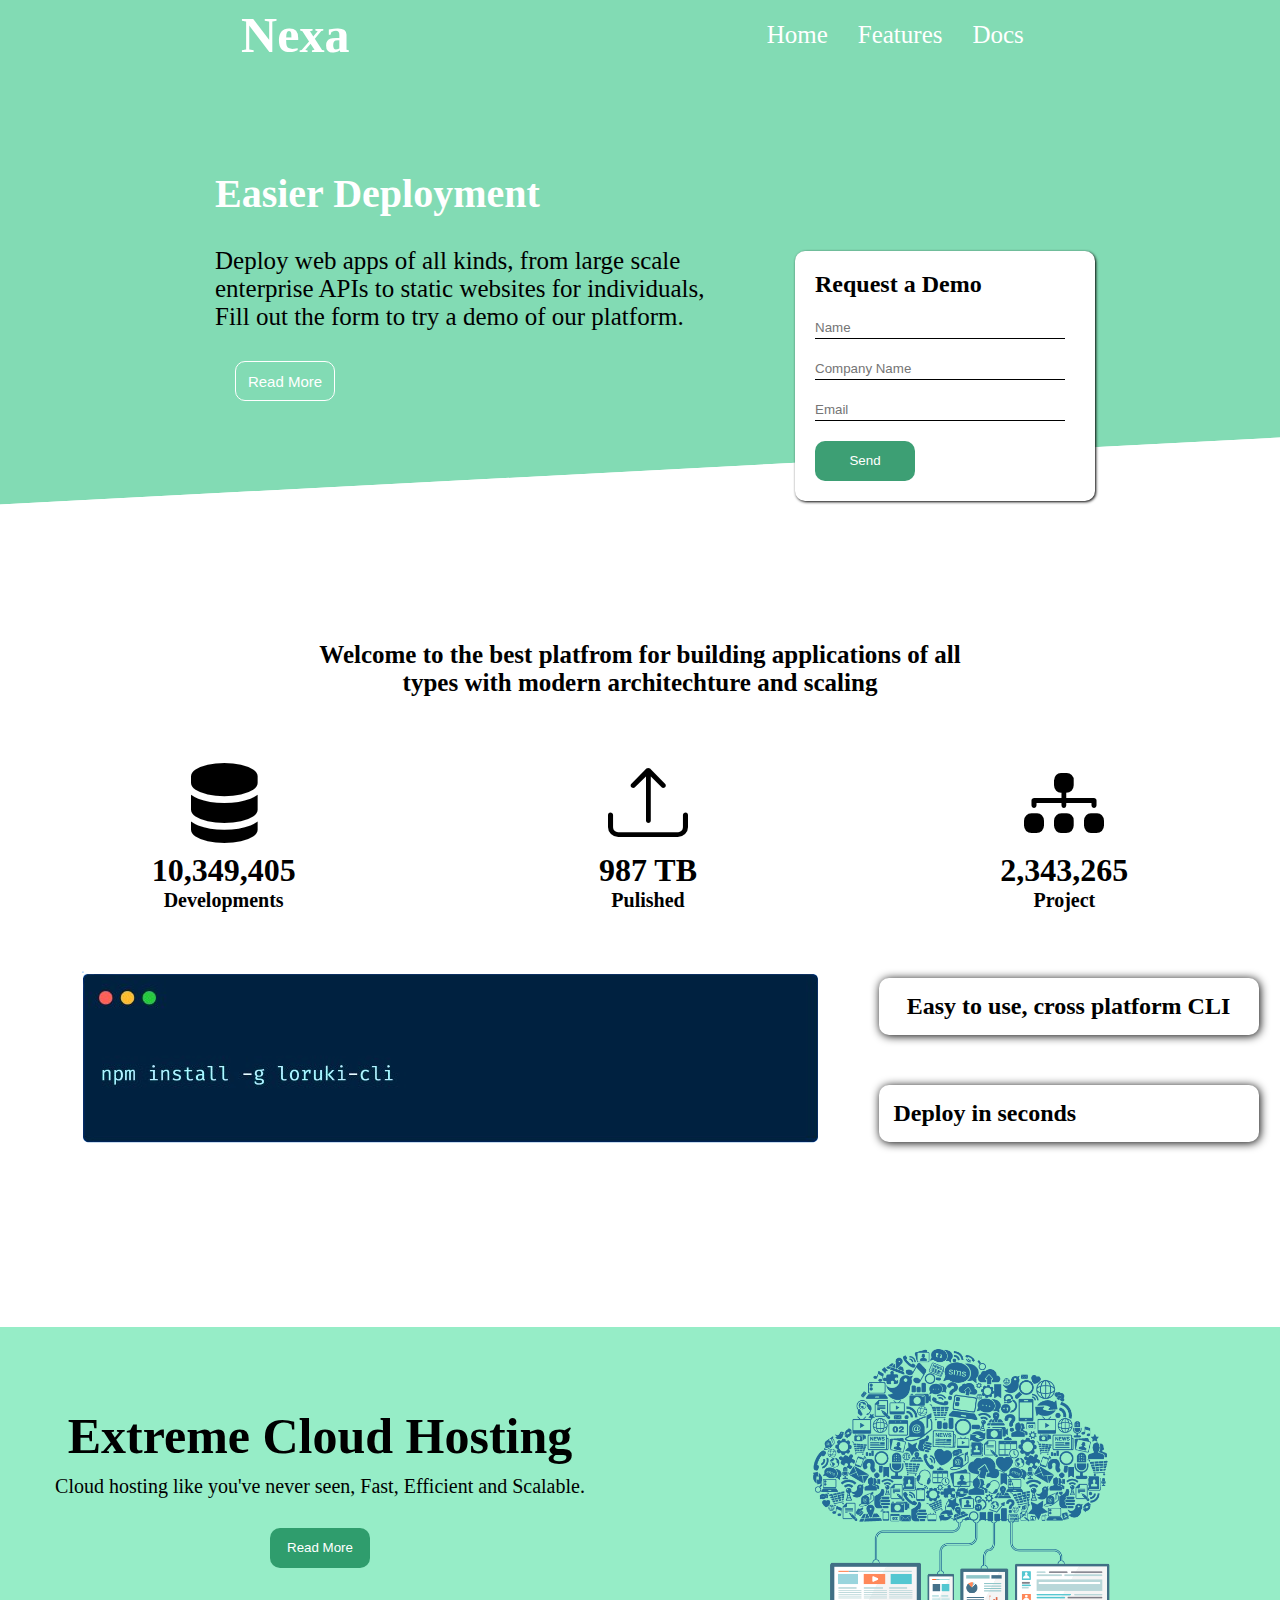
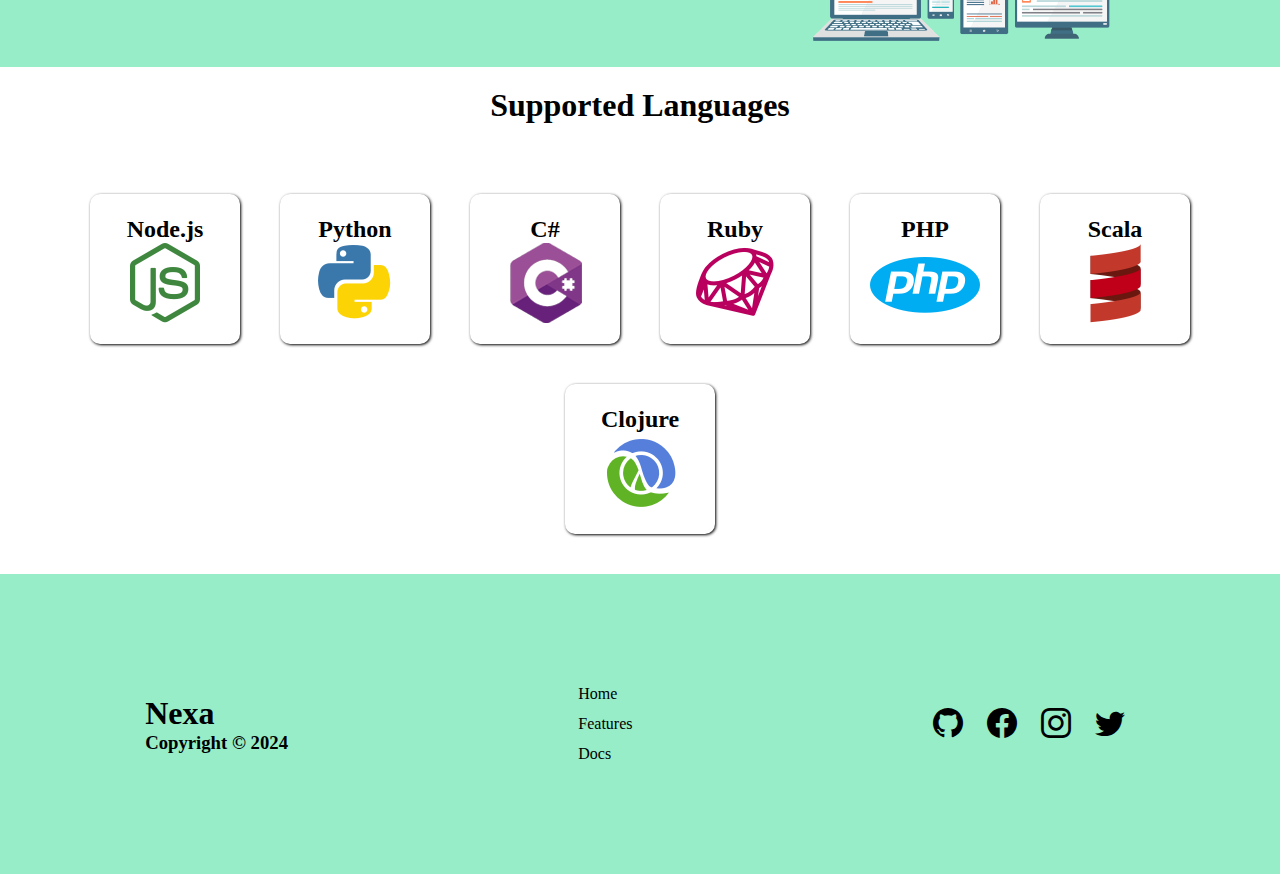
<file: index.html>
<!DOCTYPE html>
<html lang="en">

<head>
    <meta charset="UTF-8">
    <meta name="viewport" content="width=device-width, initial-scale=1.0">
    <title>Document</title>
    <link rel="stylesheet" href="index.css">
    <link rel="stylesheet" href="https://cdn.jsdelivr.net/npm/bootstrap-icons@1.11.3/font/bootstrap-icons.min.css">

</head>

<body>
    <div>
        <div class="navbar">

            <div class="container flex">

                <h1 class="logo">Nexa</h1>
                <nav>

                    <ul>
                        <li><a class="items" href="index.html">Home</a></li>
                        <li><a class="items" href="features.html">Features</a></li>
                        <li><a class="items" href="docs.html">Docs</a></li>

                    </ul>
                </nav>
            </div>

        </div>

        <div class="container grid">

            <div class="intro">
                <h1>Easier Deployment</h1>
                <p>Deploy web apps of all kinds, from large scale enterprise APIs to static websites for individuals,
                    Fill
                    out the form to try a demo of our platform. </p>
                <input class="btn" type="submit" value="Read More">
            </div>
            <div class="card">
                <form action="">
                    <h2>Request a Demo</h2>
                    <input type="text" placeholder="Name" required>
                    <input type="text" placeholder="Company Name" required>
                    <input type="email" placeholder="Email" required>
                    <input type="submit" value="Send">
                </form>
            </div>
        </div>
        <div class="stats">

            <div class="welcome">
                <p>Welcome to the best platfrom for building applications of all types with modern architechture and
                    scaling</p>
            </div>
            <div class="info">

                <div class="devlp succes">
                    <i class="bi-server"></i>
                    <h1>10,349,405</h1>
                    <h4>Developments</h4>
                </div>

                <div class="publish succes">
                    <i class="bi-upload"></i>
                    <h1>987 TB</h1>
                    <h4>Pulished</h4>
                </div>

                <div class="projcts succes">
                    <i class="bi-diagram-3-fill"></i>
                    <h1>2,343,265</h1>
                    <h4>Project</h4>
                </div>
            </div>
            <div class="cli">

                <div class="image">
                    <img src="images/npm.png" alt="image">
                </div>
                <div class="cli-info">

                    <div class="cli-info1">
                        <h2>Easy to use, cross platform CLI</h2>
                    </div>
                    <div class="cli-info2">
                        <h2>Deploy in seconds</h2>
                    </div>
                </div>
            </div>
        </div>
<div class="hosting">

    <div class="host-text">
        <h1>Extreme Cloud Hosting</h1>
        <p>Cloud hosting like you've never seen, Fast, Efficient and Scalable. </p>
        <input type="submit" name="btn" value="Read More">
   
    </div>

    <div class="c-image">
        <img src="images/cloud.png" alt="">
    </div>
</div>

<div class="sup-languages">
    <div class="text_lang">
        <h1>Supported Languages</h1>
    </div>
    <div class="language">
        <div class="item1 node">
            <h2>Node.js</h2>
            <img src="images/node.png" alt="">
        </div>
        <div class="item1 python">
            <h2>Python</h2>
            <img src="images/python.png" alt="">
        </div>
        <div class="item1 c#">
            <h2>C#</h2>
            <img src="images/csharp.png" alt="">
        </div>
        <div class="item1 ruby">
            <h2>Ruby</h2>
            <img src="images/ruby.png" alt="">
        </div>
        <div class="item1 php">
            <h2>PHP</h2>
            <img src="images/php.png" alt="">
        </div>
        <div class="item1 scala">
            <h2>Scala</h2>
            <img src="images/scala.png" alt="">
        </div>
        <div class="item1 clojure">
            <h2>Clojure</h2>
            <img src="images/clojure.png" alt="">
        </div>
    </div>
</div>
<div class="footer">
    <div class="F-text">
        <h1>Nexa</h1>
        <h3>Copyright © 2024</h3>
    </div>
    <div class="navitm">
        <ul class="list">
            <li><a class="item" href="index.html">Home</a></li>
            <li><a class="item" href="features.html">Features</a></li>
            <li><a class="item" href="docs.html">Docs</a></li>
        </ul>
    </div>
    <div class="social">
        <i class="bi-github"></i>
        <i class="bi-facebook"></i>
        <i class="bi-instagram"></i>
        <i class="bi-twitter"></i>
    </div>
</div>
</body>

</html>
</file>
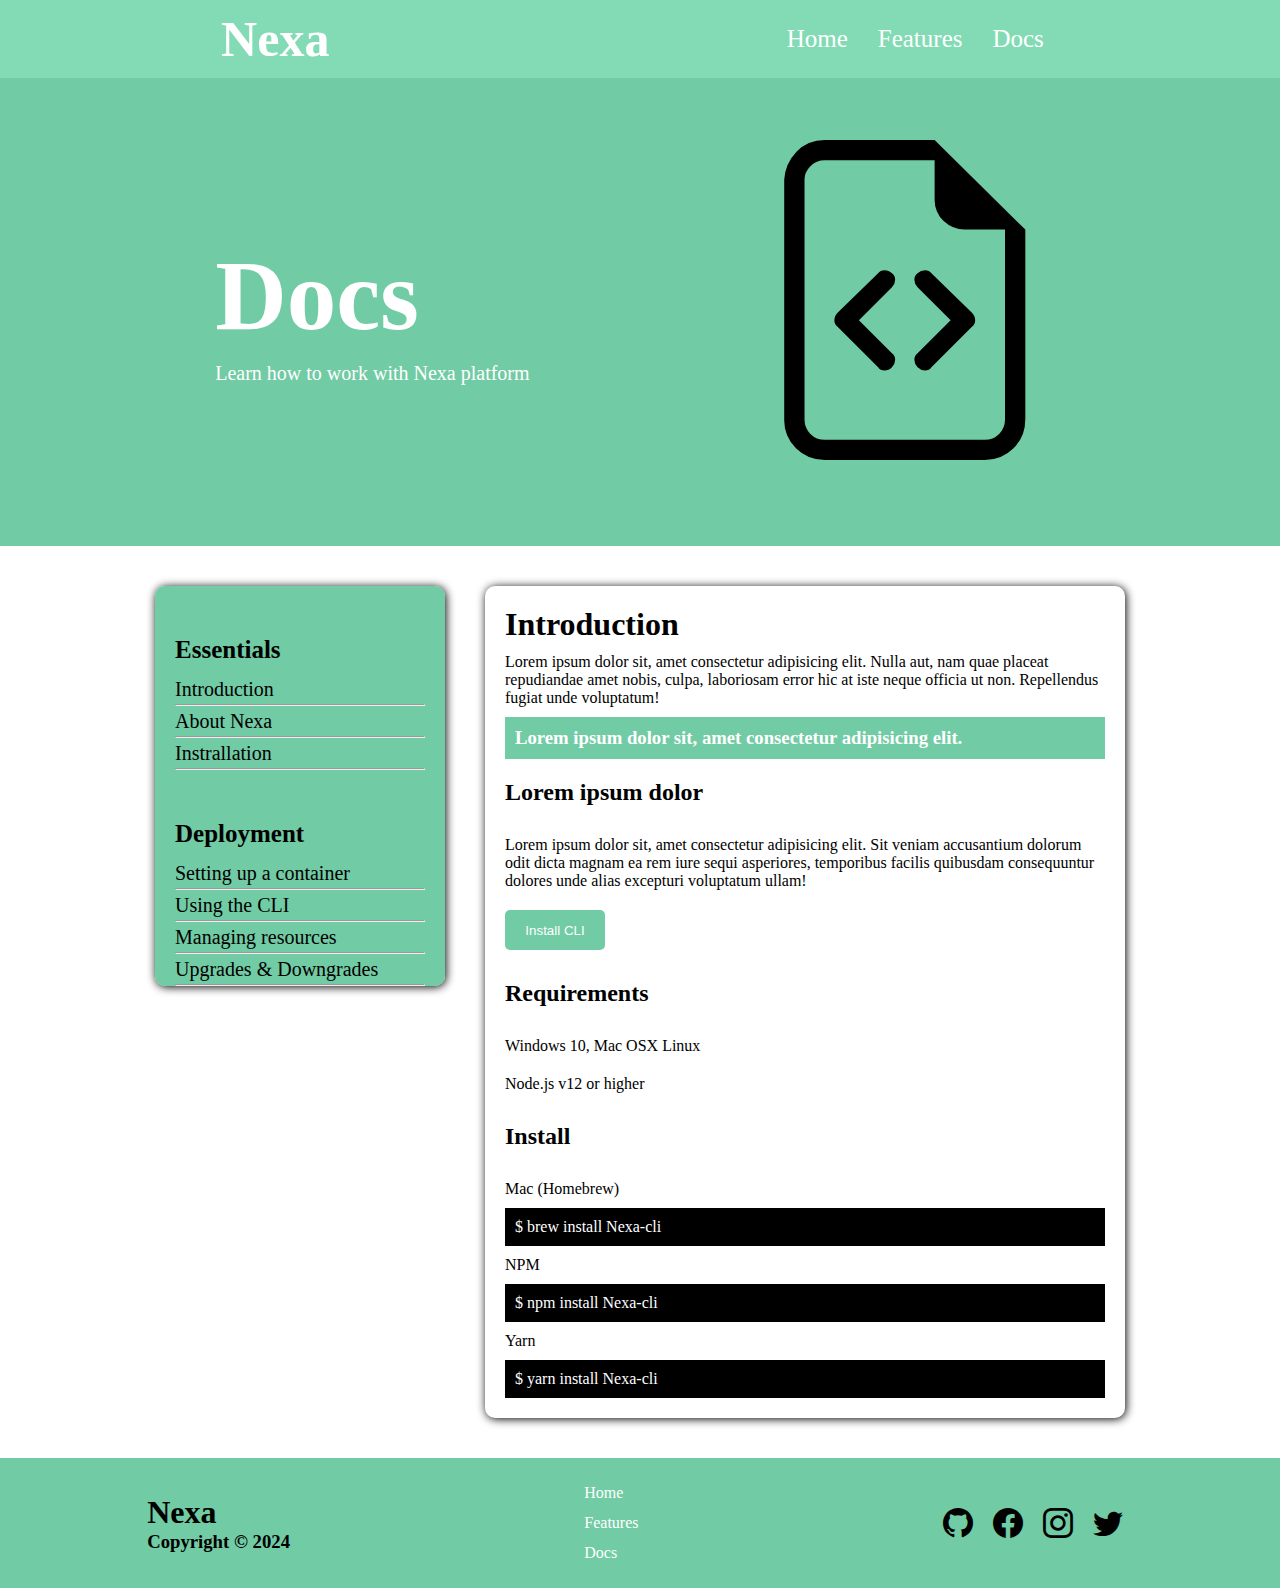
<file: docs.html>
<!DOCTYPE html>
<html lang="en">

<head>
    <meta charset="UTF-8">
    <meta name="viewport" content="width=device-width, initial-scale=1.0">
    <title>Document</title>
    <link rel="stylesheet" href="docs.css">
    <link rel="stylesheet" href="https://cdn.jsdelivr.net/npm/bootstrap-icons@1.11.3/font/bootstrap-icons.min.css">

</head>

<body>
    <div>
        <div class="navbar">

            <div class="container flex">

                <h1 class="logo">Nexa</h1>
                <nav>

                    <ul>
                        <li><a class="items" href="index.html">Home</a></li>
                        <li><a class="items" href="features.html">Features</a></li>
                        <li><a class="items" href="docs.html">Docs</a></li>

                    </ul>
                </nav>
            </div>
        </div>

        <div class="container fe-heading">
            <div class="fe-text">
                <h1>Docs</h1>
                <p>Learn how to work with Nexa platform</p>
            </div>
            <div class="fe-img">
                <i class="bi-file-earmark-code"></i>
            </div>

        </div>

        <div class="docs">
            <div class="card card1">
                <h3>Essentials</h3>
                <ul>
                    <li><a class="sidenav" href="docs.html">Introduction</a></li>
                    <hr>
                    <li><a class="sidenav" href="">About Nexa</a></li>
                    <hr>
                    <li><a class="sidenav" href="">Instrallation</a></li>
                    <hr>

                </ul>

                <h3>Deployment</h3>
                <ul>
                    <li><a class="sidenav" href="">Setting up a container</a></li>
                    <hr>
                    <li><a class="sidenav" href="">Using the CLI</a></li>
                    <hr>
                    <li><a class="sidenav" href="">Managing resources</a></li>
                    <hr>
                    <li><a class="sidenav" href="">Upgrades & Downgrades</a></li>
                    <hr>


                </ul>
            </div>
            <div class="card card2">
                <h1>Introduction</h1>
                <p>Lorem ipsum dolor sit, amet consectetur adipisicing elit. Nulla aut, nam quae placeat repudiandae
                    amet nobis, culpa, laboriosam error hic at iste neque officia ut non. Repellendus fugiat unde
                    voluptatum!</p>
                    <h3>Lorem ipsum dolor sit, amet consectetur adipisicing elit.</h3>
                <h2>Lorem ipsum dolor</h2>
                <p>Lorem ipsum dolor sit, amet consectetur adipisicing elit. Sit veniam accusantium dolorum odit dicta
                    magnam ea rem iure sequi asperiores, temporibus facilis quibusdam consequuntur dolores unde alias
                    excepturi voluptatum ullam!</p>
                    <input type="submit" value="Install CLI">
                    <h2>Requirements</h2>
                    <p>Windows 10, Mac OSX Linux</p>
                    <p>Node.js v12 or higher</p>
                    <h2>Install</h2>
                    <p>Mac (Homebrew)</p>
                    <p class="p1">$ brew install Nexa-cli</p>
                    <p>NPM</p>
                    <p class="p1">$ npm install Nexa-cli</p>
                    <p>Yarn</p>
                    <p class="p1">$ yarn  install Nexa-cli</p>
                </div>
        </div>


    </div>
    <div class="footer">
        <div class="F-text">
            <h1>Nexa</h1>
            <h3>Copyright © 2024</h3>
        </div>
        <div class="navitm">
            <ul class="list">
                <li><a class="itemm" href="index.html">Home</a></li>
                <li><a class="itemm" href="features.html">Features</a></li>
                <li><a class="itemm" href="docs.html">Docs</a></li>
            </ul>
        </div>
        <div class="social">
            
            <div ><i class="bi-github"></i>     </div>
            <div ><i class="bi-facebook"></i>   </div>
            <div ><i class="bi-instagram"></i>  </div> 
            <div ><i class="bi-twitter"></i>    </div>
        </div>
    </div>
</body>

</html>
</file>
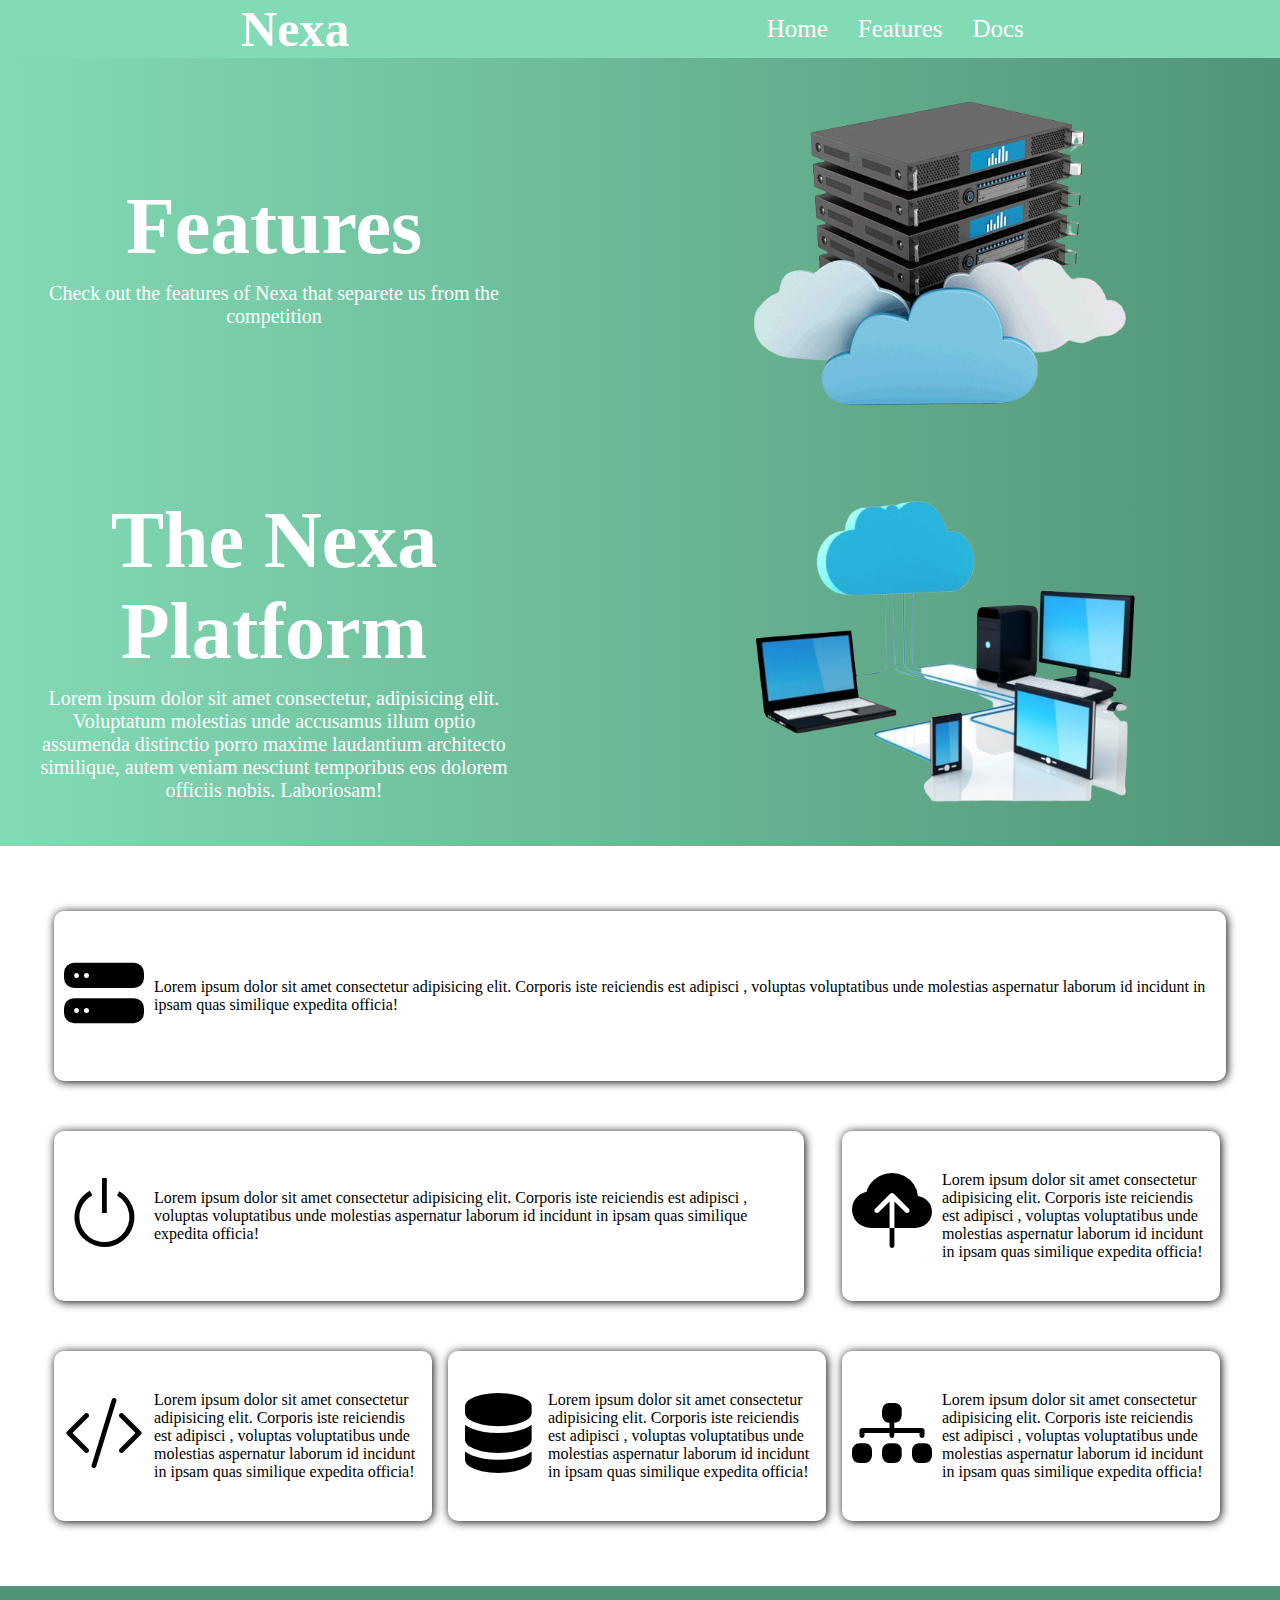
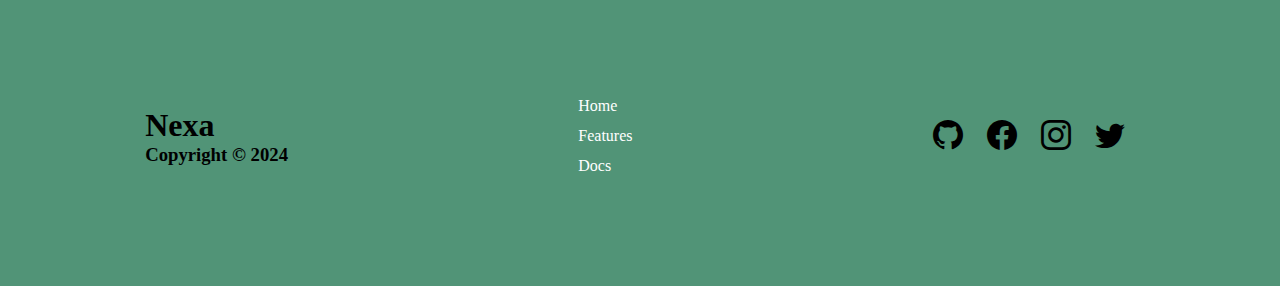
<file: features.html>
<!DOCTYPE html>
<html lang="en">

<head>
    <meta charset="UTF-8">
    <meta name="viewport" content="width=device-width, initial-scale=1.0">
    <title>Document</title>
    <link rel="stylesheet" href="features.css">
    <link rel="stylesheet" href="https://cdn.jsdelivr.net/npm/bootstrap-icons@1.11.3/font/bootstrap-icons.min.css">

</head>

<body>
    <div>
        <div class="navbar">

            <div class="container flex">

                <h1 class="logo">Nexa</h1>
                <nav>

                    <ul>
                        <li><a class="items" href="index.html">Home</a></li>
                        <li><a class="items" href="features.html">Features</a></li>
                        <li><a class="items" href="docs.html">Docs</a></li>

                    </ul>
                </nav>
            </div>
        </div>

        <div class="container fe-heading box">
            <div class="text">
                <h1>Features</h1>
                <p>Check out the features of Nexa that separete us from the competition</p>
            </div>
            <div class="fe-img box-img">
                <img src="images/feacures.png" alt="">
            </div>

        </div>

        <div class="box platform">
            <div class="text">

                    <h1>The Nexa Platform</h1>

                    <p>Lorem ipsum dolor sit amet consectetur, adipisicing elit. Voluptatum molestias unde accusamus
                        illum optio assumenda distinctio porro maxime laudantium architecto similique, autem veniam
                        nesciunt temporibus eos dolorem officiis nobis. Laboriosam!</p>
                
            </div>
            <div class="plf-img box-img">
                <img src="images/c2.png" alt="image">
            </div>
        </div>
       <div class="all-item">

           <div class="item item1">
               <div class="item-img">
                <i class="bi-hdd-stack-fill"></i>
            </div>
            <div class="item-text">
                <p>Lorem ipsum dolor sit amet consectetur adipisicing elit. Corporis iste reiciendis est adipisci
                    , voluptas voluptatibus unde molestias aspernatur laborum id incidunt in ipsam quas
                    similique expedita officia!</p>
                </div>
            </div>

            <div class="item item2">
               <div class="item-img">
                   <i class="bi-power"></i>
               </div>
               <div class="item-text">
                   <p>Lorem ipsum dolor sit amet consectetur adipisicing elit. Corporis iste reiciendis est adipisci
                       , voluptas voluptatibus unde molestias aspernatur laborum id incidunt in ipsam quas
                       similique expedita officia!</p>
                   </div>
               </div>
            
                
                <div class="item item3">
                    <div class="item-img">
                        <i class="bi-cloud-upload-fill"></i>
                        
                    </div>
                    <div class="item-text">
                        <p>Lorem ipsum dolor sit amet consectetur adipisicing elit. Corporis iste reiciendis est adipisci
                            , voluptas voluptatibus unde molestias aspernatur laborum id incidunt in ipsam quas
                    similique expedita officia!</p>
            </div>
        </div>

        <div class="item item4">
            <div class="item-img">

                <i class="bi-code-slash"></i>
            </div>
            <div class="item-text">
                <p>Lorem ipsum dolor sit amet consectetur adipisicing elit. Corporis iste reiciendis est adipisci
                    , voluptas voluptatibus unde molestias aspernatur laborum id incidunt in ipsam quas
                    similique expedita officia!</p>
                </div>
        </div>

        <div class="item item5">
            <div class="item-img">

                <i class="bi-server"></i>
            </div>
            <div class="item-text">
                <p>Lorem ipsum dolor sit amet consectetur adipisicing elit. Corporis iste reiciendis est adipisci
                    , voluptas voluptatibus unde molestias aspernatur laborum id incidunt in ipsam quas
                    similique expedita officia!</p>
            </div>
        </div>
        
        <div class="item item6">
            <div class="item-img">
                <i class="bi-diagram-3-fill"></i>
                
            </div>
            <div class="item-text">
                <p>Lorem ipsum dolor sit amet consectetur adipisicing elit. Corporis iste reiciendis est adipisci
                    , voluptas voluptatibus unde molestias aspernatur laborum id incidunt in ipsam quas
                    similique expedita officia!</p>
            </div>
        </div>


</div> 
<div class="footer">
    <div class="F-text">
        <h1>Nexa</h1>
        <h3>Copyright © 2024</h3>
    </div>
    <div class="navitm">
        <ul class="list">
            <li><a class="itemm" href="index.html">Home</a></li>
            <li><a class="itemm" href="features.html">Features</a></li>
            <li><a class="itemm" href="docs.html">Docs</a></li>
        </ul>
    </div>
    <div class="social">
        <i class="bi-github"></i>
        <i class="bi-facebook"></i>
        <i class="bi-instagram"></i>
        <i class="bi-twitter"></i>
    </div>
</div>
</body>

</html>
</file>
<file: index.css>
* {
    margin: 0;
    padding: 0;
}

:root {
    --color1: #6fd5a9dd;
    --color2: #86eabedd;
    --text-color1: white;
    --text-color2: black;
}

.navbar {
    background-color: var(--color1);
    height: 70px;
}

.container {

    margin: 0 auto;
    padding: 0 40px;
    overflow: auto;
}

.navbar .flex {
    display: flex;
    justify-content: space-around;
}

.logo {
    font-size: 50px;
    color: var(--text-color1);
}

.flex {
    height: 100%;
    display: flex;
    margin: auto;
    align-items: center;
    justify-content: center;

}

nav {}

ul {
    display: flex;
    list-style-type: none;

}

.items {
    font-size: 25px;
    text-decoration: none;
    padding: 10px;
    margin: 0 5px;
    color: var(--text-color1);
}

.items:hover {
    border-bottom: 2px solid black;
}

.grid {
    display: grid;
    grid-template-areas: "text text form";
    background-color: var(--color1);
    height: max-content;
    padding: 100px; 
    justify-content: center;
    align-self: center;
    gap: 50px;
    overflow: visible;
    position: relative;
    /* overflow: hidden; */

}

.intro {
    /* margin: 10px; */
    grid-area: text;
    width: 500px;

    align-self: center;

}

.intro h1 {
    font-size: 40px;
    color: var(--text-color1);
}

.intro p {
    padding-top: 30px;
    font-size: 25px;
padding-bottom: 10px;
}

.intro .btn {
    width: 100px;
    font-size: 15px;
    height: 40px;
    border: 1px solid white;
    background-color: transparent;
    /* color: var(--text-color1); */
    border-radius: 10px;
    text-align: center;
    display: flex;
justify-items: center;
}

.card {
    /* display: flex; */
    position: relative;
    top: 80px;
    width: 300px;
    height: 250px;
    align-self: center;
    align-content: center;
    justify-content: start;
    background-color: white;
    border-radius: 10px;
    box-shadow: 1px 1px 3px 0px black;
transform: translateX(30px);
    z-index: 5;
}

.card h2 {
    margin: 20px;
}

input {
    display: block;
    /* margin-top: 10px; */
    border: 0;
    border-bottom: 1px solid black;
    margin: 20px;
    height: 20px;
    width: 250px;
}

input[type=submit] {
    width: 100px;
    border: 0;
    height: 40px;
    background-color: #1f905fdd;
    color: var(--text-color1);
    border-radius: 10px;
}

input[type=submit]:hover {
    box-shadow: 1px 1px 10px 0px black;

}

.btn:hover {
    box-shadow: 1px 1px 15px 0px black;

}

input:focus {
    outline: none;
}

.grid::before,
.grid::after {
    
    content: "";

    position: absolute;
    height: 120px;
    bottom: -70px;
    left: 0px;
    right: 0px;
    background-color: white;
    transform: skewY(-3deg);
    -webkit-transform: skewY(-3deg);
    -moz-transform: skewY(-3deg);
    -ms-transform: skewY(-3deg);
/* z-index: 5; */
}

.stats {
    
    width: 100%;
    height: max-content;

    padding: 120px 0px;      
    display: grid;
    grid-template-areas: "welcome welcome welcome"
        "devlop publish project"
        "image cliinfo";
    /* justify-content: space-around; */
    grid-row: 0px;
}

.welcome {

    grid-area: welcome welcome welcome;
    height: 120px;
    width: 700px;
    font-size: 25px;
    font-weight: 800;
    text-align: center;
    justify-self: center;
}

.info {

    display: flex;
flex-direction: row;
flex-wrap: wrap;
    justify-content: space-around;
    align-items: center;

    width: 100%;
}

.devlp {
    align-self: center;
    grid-area: devlop;
    text-align: center;
}
.info h4{
    font-size: 20px;
}
.publish {
    text-align: center;
    align-self: center;
    grid-area: pulish;
}

i {
    font-size: 80px;
}

.projcts {
    text-align: center;
    align-self: center;
    grid-area: project;
}

.cli {
    
    display: flex;
    flex-direction: row;
    flex-wrap: wrap;
    justify-content: center;
    align-items: center;
    padding: 0px 10px;
}

.image {
    grid-area: image;
    align-self: center;
}

.cli-info {
    grid-area: cliinfo;
    justify-content: space-between;
    /* background-color: antiquewhite; */
}

.cli-info1 {
    display: flex;
    justify-content: center;
    align-items: center;

    margin-bottom: 50px;
    /* height: 80px; */
    width: 350px;
    padding: 15px;
    border-radius: 10px;
    box-shadow: 1px 1px 10px 0px black;
}

.cli-info2 {
    display: flex;
    align-items: center;
padding: 15px;
    /* height: 80px; */
    width: 350px;
    border-radius: 10px;
    box-shadow: 1px 1px 10px 0px black;
}

.cli-info2 h2 {
    /* margin-left: 20px; */
}
.hosting{
    background: var(--color2);
height: max-content;
width: 100%;
align-items: center;
display: flex;
justify-content: center;
padding: 20px 0px;

}
.host-text{
flex-basis: 50%;
    grid-area: text;
text-align: center;
/* height: 200px;
width: 300px; */
display: grid;
height: min-content;
grid-template-rows: 3 100px  ;
justify-content: center;
align-self: center;
row-gap: 10px;

}
.host-text h1{
  font-size:   50px;
}
.host-text p{
    font-size: 20px;
}
input[name= btn]{
display: flex;
justify-self: center;
}
.c-image{

    display: flex;
    justify-content: center;
    align-items: center;
    flex-basis: 50%;
    grid-area: img;
}
.c-image img{
    height: 300px;
}

.sup-languages{
    height: max-content;
    display: grid;
    /* grid-template-rows: 50px 200px; */
    row-gap: 50px;
    padding: 20px;
    justify-content: center;
    align-items: center;
}
.text_lang{
   
display: flex;
text-align: center;
justify-content: center;

}
.language{
    width: 100%;

display: flex;
flex-direction: row;
flex-wrap: wrap;
justify-content: center;
align-items: center;
}
.language .item1{
    width: 150px;
    height: 150px;
margin: 20px;
display: flex;
flex-wrap: wrap;
flex-direction: column;
justify-content: center;
    align-items: center;
    text-align: center;
    border-radius: 10px;
    box-shadow: 1px 1px 3px 0px black;

}
.language .item1:hover{
transform: translateY(-15px)
}

.footer{
    height: 300px;
    display: flex;
    justify-content: space-around;
    background-color: var(--color2);
align-items: center;}
.list{
    list-style-type: none;
display: block;
}
.list a{
    text-decoration: none;

}
.item{
    color: var(--text-color2);
    list-style-type: none;
    line-height: 30px;
}
.social i{
font-size: 30px;
padding: 10px;
}
@media (max-width:930px) {
 .navbar{
    height: 150px;
    padding: 0px;
    margin: 0px;
 }
    .navbar .flex{
 /* background-color: antiquewhite; */
 padding: 0px;
 margin: 0%;
 flex-direction:column ;
 align-items: center;
 text-align: center;

}   
/* .grid{
margin: 0% 0%;
padding: 0%;
width: 300px;
display: grid;
text-align: center;
justify-content: center;    
} */
 .grid{
    margin: 0% 0%;
padding:15% 0%;
    display: flex;
row-gap: 0px;

    flex-direction: row;
flex-wrap: wrap;
    width:100%;
    height: 650px;
row-gap: 50px;
}
.card{
top: 10px;;
    right: 35px;
}
.intro{
    width: 300px;
    padding-top: 50px;
    display: flex;
    flex-direction: column;
    justify-self: center;
    text-align: center;
    align-self: center;
}
.stats{
    height: max-content;
    padding-top:150px ;
}
.welcome{
    display: flex;
    flex-wrap: wrap;
    width: 400px;
}
.info{
    display: flex;
flex-wrap: wrap;
flex-direction: column;
justify-content: center;

    
}
.info:nth-child(div){
    align-self: center;
}
.image img{
width: 100%;
height: 100%;

}
.cli{
    /* padding: 50px; */
    display:flex ;
    flex-direction:row;
 align-self: center;
 height: max-content;
 overflow: hidden;
 row-gap: 100px;

    
}

/* .sup-languages{
    width: 450px;
    justify-content: center;
    align-items: center;

}
.sup-languages .item1{
    width: 100px;
    height: 100px;
}
.item1 img{
    width: 50px;
}
.language{
    display: flex;
    flex-wrap: wrap;
    flex-direction: row;
    
} */

.succes{
    margin: 50px;
}
}

@media screen and (max-width:795px) {
    .hosting{
        display: flex;
        /* flex-wrap: wrap; */
       flex-direction: column;
        row-gap: 50px;
        height: max-content;
    }
    
}

@media (max-width:770px) {
   .navbar,
    .grid .info
    .cli,
    .hosting,
    .sup-languages,
    .stats{
grid-template-columns: 1fr;
grid-template-rows: 1fr;
    }
    .welcome{
        width: 100%;
        height: 100%;
    }
    .cli-info1, .cli-info2{
        width: 100%;
        height: max-content;

    }
}
@media screen and (max-width: 500px) {
   .cli-info{
    width: 100%;
    margin: 0;
    display: flex;
    justify-content: center;
    align-items: center;
    overflow: hidden;

    flex-direction: column;
   }
    .cli-info1, .cli-info2{
        width: max-content;

    }
}
@media screen and (max-width:600px) {
 
    
.footer{
    /* height: max-content; */
    padding: 10px;
    margin-top: 10px;
    flex-direction: column;
    row-gap: 50px;
    
 }
 .list{
    display: flex; 
    flex-direction: column;
    column-gap: 50px;
 }
 .F-text{
    text-align: center;
    
 }
 .list{
    flex-wrap: wrap;
    flex-direction: column;
 }   

 .flex ul{
display: flex;
flex-wrap: wrap;
justify-content: center;
align-items: center;
 }
}
</file>
<file: docs.css>
* {
    margin: 0;
    padding: 0;

}

:root {
    --color1: #6fd5a9dd;
    --color2: #5bc396dd;
    --text-color1: white;
    --text-color2: black;
}

.navbar {
    background-color: var(--color1);
    height: max-content;
}

.container {

    margin: 0 auto;
    padding: 0 40px;
    overflow: auto;
}

.navbar .flex {
    display: flex;
    justify-content: space-around;

}

.logo {
    font-size: 50px;
    color: var(--text-color1);
}

.flex {
    height: 100%;
    display: flex;
    margin: auto;
    align-items: center;
    justify-content: center;
    padding: 10px 0px;
}

nav {}

.flex ul {
    display: flex;
    
    list-style-type: none;

}

.items {
    font-size: 25px;
    text-decoration: none;
    padding: 10px;
    margin: 0 5px;
    color: var(--text-color1);
}

.items:hover {
    border-bottom: 2px solid black;
}

.fe-heading{

    background-color: var(--color2);
display: flex;
padding: 50px 0px;
justify-content: space-evenly;
flex-direction: row;
align-items: center;
flex-wrap: wrap;
/* column-gap: 100px; */
color: var(--text-color1);
}
.fe-text{
    /* width:  800px; */
    /* margin-right: 150px; */
    display: flex;
    flex-direction: column;
    align-self: center;
  flex-wrap: wrap;
align-content: center;
justify-content: center; 
}
.fe-text h1{
font-size: 11vh;
padding-bottom: 10px;
/* font-family: Cambria, Cochin, Georgia, Times, 'Times New Roman', serif; */
}
.fe-text p{
    font-size: 20px;
}
.fe-img i{
    font-size: 20em;
    color: black;
}
.docs{
    height: 100%;
    background-color: var(--text-color1);
display: flex;
justify-content: center;

/* align-items: center; */
}
.card{
    margin:40px 20px;
}
.card1{

    height: 400px;
    width: 250px;
    background-color: var(--color2);
    display: block;
border-radius:10px ;
box-shadow: 1px 1px 10px 0px black;
padding:0px 20px;
/* align-content: center; */
}
hr{
    color: rgb(218, 213, 213);
}

.card1 ul{
    list-style-type: none;
    display: block;
    font-size: 10px;
}
.card1 a{
    border: 0;
    text-decoration: none;
    font-size: 20px;
    /* padding-top: 50px; */
    line-height: 30px;
}
.card1 h3{
    font-size: 25px;
    padding-top: 50px;
    padding-bottom: 10px;
    
}
.sidenav:focus{
    color: rgb(30, 30, 131);
}
.sidenav{
    color: var(--text-color2);
}
.card2{
    height: max-content;
    width: 600px;
    /* background-color: var(--color2); */
    display: block;
border-radius:10px ;
box-shadow: 1px 1px 10px 0px black;
padding:20px 20px;
/* align-content: center; */
}
.card2 input{
    color: var(--text-color1);
    background-color: var(--color2);
    border-radius: 5px;
    /* padding: 20px; */
    height: 40px;
    width: 100px;
    border: 0;
    margin: 10px 0px;
}
.card2 h3{
color: var(--text-color1);
background-color: var(--color2);
padding: 10px;
}
.card2 h2{
    padding:20px 0px;
}
.card2 p{
    padding:10px 0px;

}
.card2 .p1{
    color: var(--text-color1);
    background-color: var(--text-color2);
    padding: 10px;
    }
.footer{
    height: max-content;
    padding: 20px 0px;
    display: flex;
    justify-content: space-around;
    flex-wrap: wrap;
    background-color: var(--color2);
align-items: center;
}
.list{
    list-style-type: none;

}
.list a{
    text-decoration: none;

}
.itemm{
    color: var(--text-color1);
    list-style-type: none;
    line-height: 30px;
}
.social{
    display: flex;
    flex-wrap: wrap;
    justify-content: center;
    align-items: center;

}
.social i{
font-size: 30px;
padding: 10px;
display: inline-flex;
}

@media screen and (max-width: 900px) {
    

     .card1{
        display: none;
     }
    
}

@media screen and (max-width:600px) {
    .fe-img i{
        font-size: 50vw;

    }
    .fe-text{
        text-align: center;
    }
    .flex{
        flex-direction: column;
        padding: 20px;
        row-gap: 50px;
    }
    .fe-heading{
        justify-content: center;
        align-items: center;
 flex-direction: column;       
row-gap: 30px; 
}
.footer{
    /* height: max-content; */
    padding: 10px;
    margin-top: 10px;
    flex-direction: column;
    row-gap: 50px;
    
 }
 .list{
    display: flex; 
    flex-direction: column;
    column-gap: 50px;
 }
 .F-text{
    text-align: center;
    
 }
 .list{
    flex-wrap: wrap;
    flex-direction: column;
 }   

 .flex ul{
display: flex;
flex-wrap: wrap;
justify-content: center;
align-items: center;
 }


}
</file>
<file: features.css>
* {
    margin: 0;
    padding: 0;

}

:root {
    --color1: #6fd5a9dd;
    --color2: #368462dd;
    --text-color1: white;
    --text-color2: black;
}

.navbar {
    background-color: var(--color1);
    height: max-content;
}

.container {

    margin: 0 auto;
    padding: 0 40px;
    overflow: auto;
}

.navbar .flex {
    display: flex;
    justify-content: space-around;
}

.logo {
    font-size: 50px;
    color: var(--text-color1);
}

.flex {

    display: flex;
    margin: auto;
    align-items: center;
    justify-content: center;
}

nav {}

ul {
    display: flex;
    list-style-type: none;

}

.items {
    font-size: 25px;
    text-decoration: none;
    padding: 10px;
    margin: 0 5px;
    color: var(--text-color1);
}

.items:hover {
    border-bottom: 2px solid black;
}
.box{    height: max-content;
    background:linear-gradient(to left, var(--color2), var(--color1));
    display: flex;
    align-content: center;
    column-gap: 50px;
flex-direction: row;
justify-content: space-between;
padding:30px 30px;
    color: var(--text-color1); 
}
    
.text {
flex-basis: 40%;
    /* width: 30%; */
    text-align: center;
    display: flex;
    flex-direction: column;
    align-self: center;
    justify-content: center;
    
}

.text h1 {
    font-size: 5em;
    padding-bottom: 10px;
    /* font-family: Cambria, Cochin, Georgia, Times, 'Times New Roman', serif; */
}

.text p {
    font-size: 20px;
}

.box-img{
    flex-basis: 50%;
    display: flex;

    justify-content: center;
    align-items: center;
}

.fe-img img {
    width: 400px;
}

.plf-img img {
    width: 400px;
}

.all-item {
    /* background-color: var(--color2); */
    height: max-content;
    display: grid;
    padding: 50px;
    grid-auto-rows: 200px;
    grid-template-areas: "itm1 itm1 itm1 itm1 itm1 itm1"
        "itm2 itm2 itm2 itm2 itm3 itm3"
        "itm4 itm4 itm5 itm5 itm6 itm6";
    flex-direction: column;
    justify-content: center;
    row-gap: 20px;
    column-gap: 10px;
    flex-basis: 100%;
    align-items: center;
}

.item i {
    font-size: 80px;
    /* float: left; */
}

.item {
    display: flex;
    box-shadow: 1px 1px 10px 0px black;
    justify-content: space-between;
    align-items: center;
    /* flex-wrap: wrap; */
    flex-direction: row;
    padding: 20px;
    height: 150px;
    border-radius: 10px;
    padding: 10px;
}

.item-img {
    /* flex-basis: 50%; */
}

.item1 {
    width: 90vw;

    grid-area: itm1;
}

.item-text {
    display: flex;
    justify-content: center;
    align-items: center;
    margin-left: 10px;
    /* flex-basis: 80%; */
}

.item2 {
    width: 57vw;

    grid-area: itm2;
}

.item3 {
    width: 28vw;

    grid-area: itm3;
}

.item4 {
    width: 28vw;

    grid-area: itm4;
}

.item5 {
    width: 28vw;

    grid-area: itm5;
}

.item6 {
    width: 28vw;

    grid-area: itm6;
}

.footer {
    height: 300px;
    display: flex;
    justify-content: space-around;
    background-color: var(--color2);
    align-items: center;
}

.list {
    list-style-type: none;
    display: block;
}

.list a {
    text-decoration: none;

}

.itemm {
    color: var(--text-color1);
    list-style-type: none;
    line-height: 30px;
}

.social i {
    font-size: 30px;
    padding: 10px;
}

@media screen and (max-width: 950px) {
    .all-item {
        grid-template-areas: "itm1 itm1 itm1 itm1 itm1 itm1"
        "itm2 itm2 itm2 itm3 itm3 itm3"
        "itm4 itm4 itm4 itm5 itm5 itm5"
        "itm6 itm6 itm6 itm6 itm6 itm6";
    }
    .item2,.item3,.item4,.item5{
        width: 43vw ;
    }
.item6{
    width: 90vw;
}
}
@media screen and (max-width: 650px) {

.all-item{
    grid-template-areas: "itm1 itm1 itm1 itm1 itm1 itm1"
    "itm2 itm2 itm2 itm2 itm2 itm2"
    "itm3 itm3 itm3 itm3 itm3 itm3"
    "itm4 itm4 itm4 itm4 itm4 itm4"
    "itm5 itm5 itm5 itm5 itm5 itm5"
    "itm6 itm6 itm6 itm6 itm6 itm6";
}
.item2,.item3,.item4,.item5{
    width: 90vw ;
}
}
@media screen and (max-width: 790px) {
    .box{
        flex-wrap: wrap;
        flex-direction: column;
        row-gap: 100px;
    }
    .text{
        flex-basis: 100%;
    }
    .box-img{
        flex-basis: 100%;
    }

    .box-img img{
       width: 100%;
    }
    
}

@media screen and (max-width:600px) {
 
    .flex{
        flex-direction: column;
        /* height: 500px; */
        padding: 20px;
        row-gap: 50px;
    }
 
.footer{
    /* height: max-content; */
    padding: 10px;
    margin-top: 10px;
    flex-direction: column;
    row-gap: 50px;
    
 }
 .list{
    display: flex; 
    flex-direction: column;
    column-gap: 50px;
 }
 .F-text{
    text-align: center;
    
 }
 .list{
    flex-wrap: wrap;
    flex-direction: column;
 }   

 .flex ul{
display: flex;
flex-wrap: wrap;
justify-content: center;
align-items: center;
 }


}
</file>
